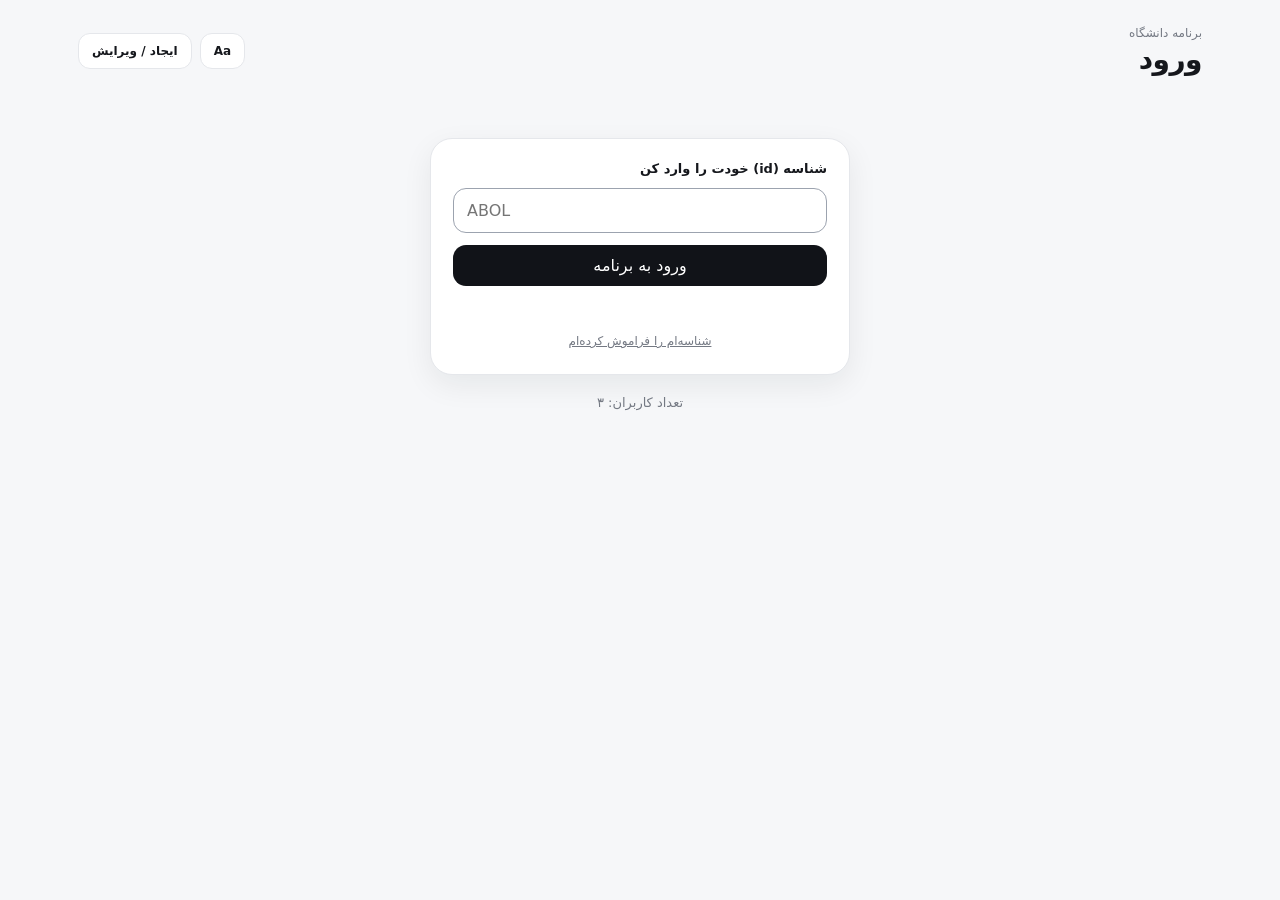
<file: index.html>
<!doctype html>
<html lang="fa" dir="rtl">
<head>
<meta charset="utf-8"><meta name="viewport" content="width=device-width,initial-scale=1">
<meta name="theme-color" content="#111318"><link rel="stylesheet" href="styles.css"><link rel="icon" href="icon.svg"><script src="fonts.js"></script>
<title>برنامه دانشگاه</title>
</head>
<body>
<div class="app-shell">
<header class="topbar">
  <div><div class="eyebrow">برنامه دانشگاه</div><h1>ورود</h1></div>
  <div class="top-actions"><div data-font-picker></div><a class="text-link" href="editor.html">ایجاد / ویرایش</a></div>
</header>
<main class="main">
  <form id="loginForm" class="login-card" autocomplete="off">
    <label for="uid">شناسه (id) خودت را وارد کن</label>
    <input id="uid" class="input" dir="ltr" placeholder="ABOL" autocapitalize="none" autocorrect="off" spellcheck="false" required>
    <button class="primary" type="submit">ورود به برنامه</button>
    <div id="msg" class="login-msg" role="alert"></div>
    <button type="button" id="forgotBtn" class="linklike" aria-expanded="false" aria-controls="forgot">شناسه‌ام را فراموش کرده‌ام</button>
  </form>

  <section id="forgot" class="login-card" hidden>
    <label for="part">هر بخشی از شناسه‌ات را که یادت هست بنویس</label>
    <input id="part" class="input" dir="ltr" placeholder="12345" autocapitalize="none" autocorrect="off" spellcheck="false">
    <div class="hint-line">حداقل ۳ حرف یا رقمِ پشت‌سرهم بنویس. شناسه‌هایی که این بخش را دارند (یا شبیه آن‌اند) نمایش داده می‌شوند.</div>
    <div id="matches" class="matches" aria-live="polite"></div>
  </section>

  <section id="all" class="login-card" hidden>
    <div id="allTitle" class="match-title"></div>
    <div id="allList" class="matches"></div>
  </section>

  <div id="count" class="user-count" hidden></div>
</main>
</div>
<script>
const form=document.getElementById("loginForm"),uid=document.getElementById("uid"),msg=document.getElementById("msg");
const forgotBtn=document.getElementById("forgotBtn"),forgot=document.getElementById("forgot"),part=document.getElementById("part"),matches=document.getElementById("matches");
const allBox=document.getElementById("all"),allTitle=document.getElementById("allTitle"),allList=document.getElementById("allList");
const ADMIN_ALL="@sign_all",MIN_PART=3,MAX_SHOW=10;
const say=t=>{msg.textContent=t};
const note=(box,t)=>{box.replaceChildren();const d=document.createElement("div");d.className="match-empty";d.textContent=t;box.appendChild(d)};
let usersPromise=null; /* فهرست کاربران یک بار خوانده می‌شود و برای شمارنده، ورود، فراموشی و فهرست مدیر استفاده می‌شود */
const loadUsers=()=>usersPromise||(usersPromise=fetch("users/index.json",{cache:"no-cache"}).then(r=>{if(!r.ok)throw new Error();return r.json()}).catch(e=>{usersPromise=null;throw e}));
const getUsers=async()=>{
  if(location.protocol==="file:")throw new Error("file");
  return ((await loadUsers()).users||[]).filter(u=>u&&u.username);
};
const failText=e=>e&&e.message==="file"?"سایت باید از طریق سرور باز شود (GitHub Pages یا python -m http.server).":"خواندن فهرست کاربران ناموفق بود.";

/* طولانی‌ترین بخشِ پشت‌سرهمِ مشترک بین دو متن */
function lcs(a,b){
  let best=0,prev=new Array(b.length+1).fill(0);
  for(let i=1;i<=a.length;i++){
    const cur=new Array(b.length+1).fill(0);
    for(let j=1;j<=b.length;j++)if(a[i-1]===b[j-1]){cur[j]=prev[j-1]+1;if(cur[j]>best)best=cur[j];}
    prev=cur;
  }
  return best;
}
function matchLink(u,showName){
  const a=document.createElement("a");
  a.className="match";a.href="schedule.html?user="+encodeURIComponent(u.username);
  const id=document.createElement("b");id.dir="ltr";id.textContent=u.username;a.appendChild(id);
  if(showName&&u.displayName&&u.displayName!==u.username){const n=document.createElement("span");n.textContent=u.displayName;a.appendChild(n);}
  return a;
}
function group(box,title,list,showName){
  if(!list.length)return;
  const t=document.createElement("div");t.className="match-group";t.textContent=title;box.appendChild(t);
  list.forEach(u=>box.appendChild(matchLink(u,showName)));
}

/* ---- ورود ---- */
async function showAll(){
  allBox.hidden=false;note(allList,"در حال خواندن…");allTitle.textContent="همه‌ی کاربران";
  try{
    const users=await getUsers();
    allTitle.textContent=`همه‌ی کاربران (${users.length.toLocaleString("fa-IR")})`;
    allList.replaceChildren();
    if(!users.length)note(allList,"کاربری ثبت نشده است.");
    users.forEach(u=>allList.appendChild(matchLink(u,true)));
  }catch(e){note(allList,failText(e));}
}
const isAdminAll=()=>uid.value.trim().toLowerCase()===ADMIN_ALL;
uid.addEventListener("input",()=>{if(isAdminAll())showAll();else allBox.hidden=true;});
form.addEventListener("submit",async e=>{
  e.preventDefault();
  const id=uid.value.trim().toLowerCase();
  if(!id)return;
  if(id===ADMIN_ALL){say("");showAll();return;}
  say("در حال بررسی…");
  try{
    const users=await getUsers();
    const u=users.find(x=>String(x.username).toLowerCase()===id);
    if(!u){say("کاربری با این شناسه پیدا نشد. اگر یادت رفته «شناسه‌ام را فراموش کرده‌ام» را بزن.");return;}
    location.href="schedule.html?user="+encodeURIComponent(u.username);
  }catch(e){say(failText(e));}
});

/* ---- فراموشی شناسه ---- */
forgotBtn.addEventListener("click",()=>{
  forgot.hidden=!forgot.hidden;
  forgotBtn.setAttribute("aria-expanded",String(!forgot.hidden));
  if(!forgot.hidden){part.focus();search();}
});
async function search(){
  const q=part.value.trim().toLowerCase();
  if(q.length<MIN_PART){note(matches,`حداقل ${MIN_PART.toLocaleString("fa-IR")} حرف یا رقم بنویس.`);return;}
  if(q===ADMIN_ALL){note(matches,"چیزی پیدا نشد.");return;}
  let users;
  try{users=await getUsers();}catch(e){note(matches,failText(e));return;}
  if(part.value.trim().toLowerCase()!==q)return; /* ورودی در این فاصله عوض شده */
  const exact=[],similar=[],need=Math.max(MIN_PART,Math.ceil(q.length*0.6));
  users.forEach(u=>{
    const n=String(u.username).toLowerCase();
    if(n.includes(q))exact.push(u);
    else{const s=lcs(q,n);if(s>=need)similar.push({u,s});}
  });
  similar.sort((a,b)=>b.s-a.s||String(a.u.username).localeCompare(String(b.u.username)));
  const ex=exact.slice(0,MAX_SHOW),sim=similar.slice(0,Math.max(0,MAX_SHOW-ex.length)).map(x=>x.u);
  matches.replaceChildren();
  if(!ex.length&&!sim.length){note(matches,"شناسه‌ای شبیه این پیدا نشد. بخش دیگری از شناسه را امتحان کن یا از مدیر بپرس.");return;}
  group(matches,"شامل این بخش",ex,false);
  group(matches,"شبیه",sim,false);
}
part.addEventListener("input",search);

async function showCount(){
  try{
    const n=(await getUsers()).length,box=document.getElementById("count");
    box.textContent=`تعداد کاربران: ${n.toLocaleString("fa-IR")}`;
    box.hidden=false;
  }catch{}
}
showCount();
uid.focus();
</script>
</body></html>
</file>
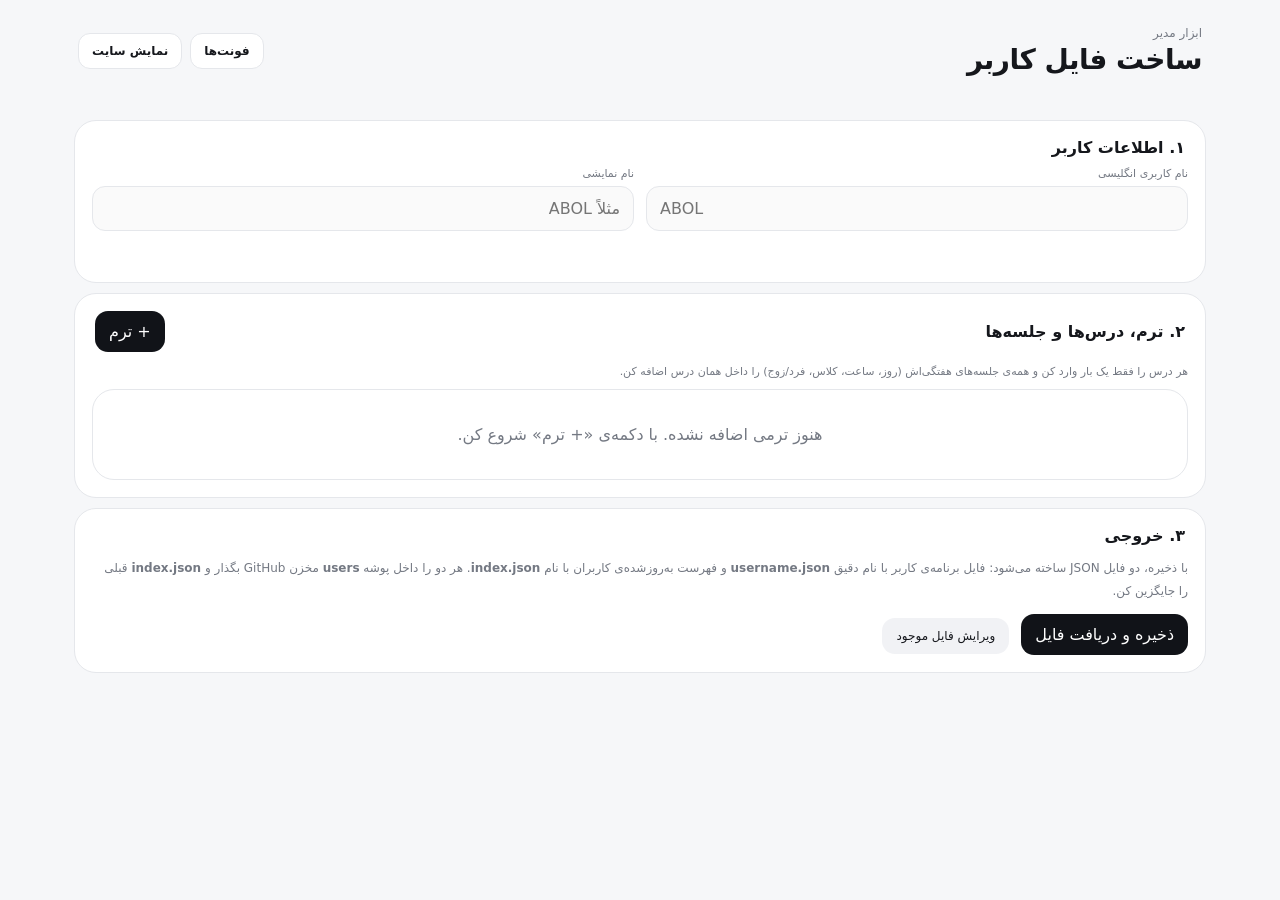
<file: editor.html>
<!doctype html>
<html lang="fa" dir="rtl">
<head>
<meta charset="utf-8"><meta name="viewport" content="width=device-width,initial-scale=1">
<meta name="theme-color" content="#111318"><link rel="stylesheet" href="styles.css"><link rel="icon" href="icon.svg"><script src="fonts.js"></script>
<title>ساخت فایل برنامه</title>
</head>
<body>
<div class="app-shell">
<header class="topbar">
  <div><div class="eyebrow">ابزار مدیر</div><h1>ساخت فایل کاربر</h1></div>
  <div class="top-actions"><a class="text-link" href="fonts.html">فونت‌ها</a><a class="text-link" href="index.html">نمایش سایت</a></div>
</header>
<main class="main">
<section class="setting-card">
  <div class="section-head" style="margin-top:0"><h2>۱. اطلاعات کاربر</h2></div>
  <div class="form-grid">
    <div class="field"><label>نام کاربری انگلیسی</label><input id="username" class="input" dir="ltr" value="" placeholder="ABOL" autocapitalize="none" autocorrect="off" spellcheck="false" pattern="[A-Za-z0-9_-]{3,}" minlength="3" required oninput="data.username=this.value;scheduleCheck()"><div id="uidMsg" class="uid-msg"></div></div>
    <div class="field"><label>نام نمایشی</label><input id="displayName" class="input" value="" placeholder="مثلاً ABOL" oninput="data.displayName=this.value"></div>
  </div>
</section>
<section class="setting-card">
  <div class="section-head" style="margin-top:0"><h2>۲. ترم، درس‌ها و جلسه‌ها</h2><button class="primary" onclick="addTerm()">+ ترم</button></div>
  <p class="hint" style="margin:0 0 6px">هر درس را فقط یک بار وارد کن و همه‌ی جلسه‌های هفتگی‌اش (روز، ساعت، کلاس، فرد/زوج) را داخل همان درس اضافه کن.</p>
  <div id="terms"></div>
</section>
<section class="setting-card">
  <div class="section-head" style="margin-top:0"><h2>۳. خروجی</h2></div>
  <p style="font-size:12px;color:var(--muted);line-height:1.9">با ذخیره، دو فایل JSON ساخته می‌شود: فایل برنامه‌ی کاربر با نام دقیق <b>username.json</b> و فهرست به‌روزشده‌ی کاربران با نام <b>index.json</b>. هر دو را داخل پوشه <b>users</b> مخزن GitHub بگذار و <b>index.json</b> قبلی را جایگزین کن.</p>
  <button class="primary" onclick="downloadUser()">ذخیره و دریافت فایل</button>
  <label class="file-label" style="margin-right:7px">ویرایش فایل موجود<input type="file" accept=".json,application/json" onchange="loadFile(event)"></label>
</section>
</main>
</div>
<script src="common.js"></script>
<script>
const newTerm=(id,name,number)=>({id,name,number:number||1,weekAnchor:{date:isoDate(new Date()),parity:""},courses:[]});
const newSession=()=>({id:newId("s"),day:"sat",start:"08:00",end:"10:00",room:"",weeks:"all"});
const newCourse=n=>({id:newId("k"),name:"",teacher:"",faculty:"",units:0,color:COLORS[n%COLORS.length],sessions:[newSession()]});
let data={version:2,username:"",displayName:"",activeTermId:"",terms:[]};

/* بررسی تکراری نبودن username (با فهرست users/index.json سایت) */
let loadedUsername=null,checkTimer=null,knownUsers=null;
const MIN_USERNAME=3; /* حداقل طول username؛ هماهنگ با حداقل جست‌وجوی «فراموشی شناسه» در index.html */
/* کاربرِ قدیمیِ باز‌شده با «ویرایش فایل موجود» از این محدودیت معاف است تا فایلش قابل ذخیره بماند */
const tooShort=n=>n.length<MIN_USERNAME&&!(loadedUsername&&n.toLowerCase()===loadedUsername);
let usersCache={t:0,list:null};
async function fetchUsers(){
 if(location.protocol==="file:")return null;
 if(usersCache.list&&Date.now()-usersCache.t<15000)return usersCache.list; /* درخواست تکراری هنگام تایپ نزن */
 try{
  const r=await fetch("users/index.json",{cache:"no-cache"});
  if(!r.ok)return null;
  const list=((await r.json()).users||[]).map(u=>String(u.username).toLowerCase());
  usersCache={t:Date.now(),list};
  return list;
 }catch{return null}
}
/* "free" | "taken" | "unknown" */
async function checkUsername(name){
 const n=name.trim().toLowerCase();
 if(!n)return "free";
 if(loadedUsername&&n===loadedUsername)return "free"; /* ویرایش همان فایل خودش */
 const list=await fetchUsers();
 if(!list)return "unknown";
 knownUsers=list;
 return list.includes(n)?"taken":"free";
}
function scheduleCheck(){
 clearTimeout(checkTimer);
 const box=document.getElementById("uidMsg");
 box.textContent="";box.className="uid-msg";
 checkTimer=setTimeout(async()=>{
  const v=document.getElementById("username").value;
  if(!v.trim()||!/^[A-Za-z0-9_-]+$/.test(v.trim()))return;
  if(tooShort(v.trim())){box.textContent=`username باید حداقل ${MIN_USERNAME} کاراکتر باشد.`;box.className="uid-msg bad";return;}
  const r=await checkUsername(v);
  if(document.getElementById("username").value!==v)return;
  if(r==="taken"){box.textContent="این username قبلاً استفاده شده؛ یک نام دیگر انتخاب کن.";box.className="uid-msg bad";}
  else if(r==="free"&&v.trim().toLowerCase()!==loadedUsername){box.textContent="✓ این username آزاد است.";box.className="uid-msg good";}
 },400);
}
function syncUserFields(){
 document.getElementById("username").value=data.username||"";
 document.getElementById("displayName").value=data.displayName||"";
}
function addTerm(){
 const next=Math.min(99,Math.max(0,...data.terms.map(t=>t.number||0))+1); /* شماره‌ی بعدی = بزرگ‌ترین شماره + ۱ */
 data.terms.push(newTerm("t_"+Date.now(),"ترم جدید",next));
 render();
}
function setTermNo(ti,val){
 const n=cleanTermNo(val);
 if(n===null){alert("شماره‌ی ترم باید یک عدد صحیح بین ۱ تا ۹۹ باشد.");render();return;}
 data.terms[ti].number=n;render();
}
function setAnchor(ti,key,val){data.terms[ti].weekAnchor[key]=val;render();}
/* ---------- تقویم شمسی برای تاریخ مبنا ---------- */
let calState=null; /* {ti,y,m} */
function toggleCal(ti){
  if(calState&&calState.ti===ti){calState=null;}
  else{const j=isoToJalali(data.terms[ti].weekAnchor.date)||toJalali(...(d=>[d.getFullYear(),d.getMonth()+1,d.getDate()])(new Date()));calState={ti,y:j.y,m:j.m};}
  render();
}
function calNav(delta){let m=calState.m+delta,y=calState.y;if(m>12){m=1;y++;}if(m<1){m=12;y--;}calState.y=y;calState.m=m;render();}
function calPick(d){const t=data.terms[calState.ti];t.weekAnchor.date=jalaliToISO(calState.y,calState.m,d);calState=null;render();}
function calHTML(ti,iso){
  const sel=isoToJalali(iso),n=new Date(),td=toJalali(n.getFullYear(),n.getMonth()+1,n.getDate());
  const {y,m}=calState,len=jalaliMonthLen(y,m),off=jalaliWeekday(y,m,1);
  const head=["ش","ی","د","س","چ","پ","ج"].map((x,i)=>`<span class="jh ${i===6?"fri":""}">${x}</span>`).join("");
  let cells="";for(let i=0;i<off;i++)cells+="<span></span>";
  for(let d=1;d<=len;d++){
    const fri=(off+d-1)%7===6,isSel=sel&&sel.y===y&&sel.m===m&&sel.d===d,isTd=td.y===y&&td.m===m&&td.d===d;
    cells+=`<button type="button" class="jd ${fri?"fri":""} ${isSel?"sel":""} ${isTd?"today":""}" onclick="calPick(${d})">${faNum(d)}</button>`;
  }
  return `<div class="jcal"><div class="jnav"><button type="button" onclick="calNav(-1)" aria-label="ماه قبل">‹</button><b>${JMONTHS[m-1]} ${faNum(y)}</b><button type="button" onclick="calNav(1)" aria-label="ماه بعد">›</button></div><div class="jgrid">${head}${cells}</div></div>`;
}
function addCourse(ti){const t=data.terms[ti];t.courses.push(newCourse(t.courses.length));render();}
function removeTerm(ti){
 const t=data.terms[ti];
 if(!confirm(`ترم «${t.name||"بدون نام"}» و ${t.courses.length} درس آن حذف شود؟`))return;
 data.terms.splice(ti,1);
 if(calState)calState=null;
 render();
}
function removeCourse(ti,ci){
 if(!confirm("این درس و همه‌ی جلسه‌هایش حذف شود؟"))return;
 data.terms[ti].courses.splice(ci,1);render();
}
function addSession(ti,ci){data.terms[ti].courses[ci].sessions.push(newSession());render();}
function removeSession(ti,ci,si){
 const c=data.terms[ti].courses[ci];
 if(c.sessions.length<=1){alert("هر درس باید حداقل یک جلسه داشته باشد.");return;}
 c.sessions.splice(si,1);render();
}

/* انتخاب ساعت ۲۴ ساعته (مثلاً ۷ عصر = ۱۹:۰۰)؛ مستقل از تنظیم ۱۲/۲۴ ساعته‌ی مرورگر */
function timeSel(ti,ci,si,key,val){
 const [h,m]=(norm(val)||"08:00").split(":");
 const hs=[];for(let x=DAY_START;x<=DAY_END;x++)hs.push(String(x).padStart(2,"0"));
 if(!hs.includes(h))hs.push(h);
 const ms=[];for(let x=0;x<60;x+=5)ms.push(String(x).padStart(2,"0"));
 if(!ms.includes(m))ms.push(m);
 const call=`setT(this,${ti},${ci},${si},'${key}')`;
 const opts=(arr,cur)=>arr.sort().map(x=>`<option ${x===cur?"selected":""}>${x}</option>`).join("");
 return `<div class="t24" dir="ltr"><select class="select th" aria-label="ساعت" onchange="${call}">${opts(hs,h)}</select><b>:</b><select class="select tm" aria-label="دقیقه" onchange="${call}">${opts(ms,m)}</select></div>`;
}
function setT(el,ti,ci,si,key){
 const w=el.parentNode;let h=w.querySelector(".th").value,m=w.querySelector(".tm").value;
 if(+h>=DAY_END)m="00"; /* بعد از ساعت پایانیِ برنامه دقیقه‌ای نیست */
 data.terms[ti].courses[ci].sessions[si][key]=h+":"+m;render();
}
function sessionHTML(ti,ci,si,s,isBad){
 const P=`data.terms[${ti}].courses[${ci}].sessions[${si}]`;
 return `<div class="session-row ${isBad?"clash":""}">
  <div class="field"><label>روز</label><select class="select" onchange="${P}.day=this.value;render()">${DAYS.map(d=>`<option value="${d.id}" ${s.day===d.id?"selected":""}>${d.name}</option>`).join("")}</select></div>
  <div class="field"><label>شروع (۲۴ ساعته)</label>${timeSel(ti,ci,si,"start",s.start)}</div>
  <div class="field"><label>پایان (۲۴ ساعته)</label>${timeSel(ti,ci,si,"end",s.end)}</div>
  <div class="field"><label>شماره کلاس</label><input class="input" value="${esc(s.room)}" oninput="${P}.room=this.value"></div>
  <div class="field"><label>هفته‌ها</label><select class="select" onchange="${P}.weeks=this.value;render()">${Object.keys(WEEK_LABELS).map(k=>`<option value="${k}" ${s.weeks===k?"selected":""}>${WEEK_LABELS[k]}</option>`).join("")}</select></div>
  <button class="danger-btn" title="حذف جلسه" onclick="removeSession(${ti},${ci},${si})">✕</button>
 </div>`;
}
function courseHTML(ti,ci,c,bad){
 const P=`data.terms[${ti}].courses[${ci}]`;
 const colors=COLORS.includes(c.color)?COLORS:[...COLORS,c.color];
 return `<div class="setting-card course-edit">
 <div class="form-grid">
  <div class="field full"><label>نام درس</label><input class="input" value="${esc(c.name)}" oninput="${P}.name=this.value"></div>
  <div class="field"><label>استاد</label><input class="input" value="${esc(c.teacher)}" oninput="${P}.teacher=this.value"></div>
  <div class="field"><label>دانشکده</label><input class="input" value="${esc(c.faculty)}" oninput="${P}.faculty=this.value"></div>
  <div class="field"><label>واحد</label><input class="input" type="number" min="0" value="${Number(c.units)||0}" oninput="${P}.units=Number(this.value)||0"></div>
  <div class="field full"><label>رنگ</label><div class="swatches" role="radiogroup" aria-label="رنگ درس">${colors.map(x=>{const nm=COLOR_NAMES[x]||"رنگ فایل";return `<button type="button" role="radio" aria-checked="${c.color===x}" class="sw ${c.color===x?"on":""}" style="--c:${safeColor(x)}" title="${nm}" onclick="${P}.color='${safeColor(x)}';render()"><i></i><span>${nm}</span></button>`}).join("")}</div></div>
 </div>
 <div class="session-head"><strong>جلسه‌های هفتگی</strong><button class="secondary" onclick="addSession(${ti},${ci})">+ جلسه</button></div>
 ${c.sessions.map((s,si)=>sessionHTML(ti,ci,si,s,bad.has(s.id))).join("")}
 <div style="margin-top:12px"><button class="danger-btn" onclick="removeCourse(${ti},${ci})">حذف درس</button></div>
 </div>`;
}
function termHTML(t,ti,arr){
 const isActive=t===activeTermOf(arr),dup=arr.some((x,j)=>j!==ti&&x.number===t.number);
 const pairs=findClashes(t),bad=new Set(pairs.flatMap(([a,b])=>[a.s.id,b.s.id]));
 if(!t.weekAnchor)t.weekAnchor={date:isoDate(new Date()),parity:""};
 const a=t.weekAnchor,p=weekParity({weekAnchor:a},new Date());
 const rng=s=>`<span class="ltr">${norm(s.start)}–${norm(s.end)}</span>`; /* بازه‌ی ساعت همه‌جا چپ‌به‌راست (شروع سمت چپ) نمایش داده می‌شود */
 const warn=pairs.length?`<div class="warn-box"><strong>⚠ تداخل زمانی</strong>${pairs.map(([x,y])=>`<div>${esc(x.c.name||"بدون نام")} و ${esc(y.c.name||"بدون نام")} — ${dayName(x.s.day)} ${rng(x.s)} / ${rng(y.s)}</div>`).join("")}</div>`:"";
 return `
 <div class="term-card ${isActive?"active":""}">
  <div class="term-head"><input class="input" style="max-width:320px" value="${esc(t.name)}" oninput="data.terms[${ti}].name=this.value"><span class="badge">${t.courses.length} درس</span></div>
  <div class="field" style="margin:12px 0 0"><label>شماره‌ی ترم (۱ = ترم اول، ۲ = ترم دوم، …؛ ترمی که بزرگ‌ترین شماره را دارد، ترم فعال است)</label><input class="input" type="number" min="1" max="99" step="1" dir="ltr" style="max-width:120px" value="${t.number}" onchange="setTermNo(${ti},this.value)">${dup?'<div class="uid-msg bad">این شماره برای ترم دیگری هم استفاده شده؛ شماره‌ها باید یکتا باشند.</div>':""}</div>
  <div class="anchor-box">
   <div class="field"><label>تاریخ مبنا (یک روز از هفته‌ای که نوعش را می‌دانی؛ پیش‌فرض امروز)</label><button type="button" class="input jbtn" onclick="toggleCal(${ti})" aria-expanded="${calState&&calState.ti===ti}">${esc(jalaliLabel(a.date))}</button>${calState&&calState.ti===ti?calHTML(ti,a.date):""}</div>
   <div class="field"><label>آن هفته فرد است یا زوج؟</label><select class="select" onchange="setAnchor(${ti},'parity',this.value)"><option value="" ${!a.parity?"selected":""}>مشخص نیست</option><option value="odd" ${a.parity==="odd"?"selected":""}>هفته فرد</option><option value="even" ${a.parity==="even"?"selected":""}>هفته زوج</option></select></div>
   <div class="hint">${p?`با این تنظیم، هفته‌ی جاری «${WEEK_LABELS[p]}» است و سایت خودش هفته‌های بعد را از روی تاریخ حساب می‌کند.`:"برای فعال شدن فرد/زوج، تاریخ و نوع هفته را مشخص کن."}</div>
  </div>
  <div class="card-actions" style="flex-wrap:wrap"><button class="primary" onclick="addCourse(${ti})">+ درس</button><button class="danger-btn" onclick="removeTerm(${ti})">حذف ترم</button>${isActive?'<span class="badge ok" style="align-self:center">ترم فعال (بزرگ‌ترین شماره)</span>':""}</div>
  ${warn}
  <div style="margin-top:12px">${t.courses.map((c,ci)=>courseHTML(ti,ci,c,bad)).join("")||'<div class="empty"><span>هنوز درسی اضافه نشده.</span></div>'}</div>
 </div>`;
}
function render(){
 document.getElementById("terms").innerHTML=data.terms.map(termHTML).join("")||'<div class="empty"><span>هنوز ترمی اضافه نشده. با دکمه‌ی «+ ترم» شروع کن.</span></div>';
}

function buildOutput(username){
 return {
  version:2,username,
  displayName:document.getElementById("displayName").value.trim()||username,
  activeTermId:activeTermOf(data.terms).id,
  terms:data.terms.map(t=>({
   id:t.id,name:t.name,number:t.number,weekAnchor:cleanAnchor(t.weekAnchor),
   courses:t.courses.map(c=>({
    id:c.id,name:String(c.name).trim(),teacher:String(c.teacher).trim(),faculty:String(c.faculty).trim(),units:Number(c.units)||0,color:c.color,
    sessions:c.sessions.map(s=>({id:s.id,day:s.day,start:norm(s.start),end:norm(s.end),room:String(s.room||"").trim(),weeks:s.weeks||"all"}))
   }))
  })).sort((a,b)=>a.number-b.number) /* ترم‌ها به ترتیب شماره ذخیره می‌شوند */
 };
}
/* users/index.json به‌روز‌شده: ورودی کاربر (فقط username و file، بدون displayName) اضافه یا جایگزین می‌شود؛ بقیه‌ی ورودی‌ها دست‌نخورده می‌مانند */
async function buildIndex(username){
 let idx={version:1,users:[]};
 if(location.protocol!=="file:"){
  try{const r=await fetch("users/index.json",{cache:"no-cache"});if(r.ok){const j=await r.json();if(j&&Array.isArray(j.users))idx={version:j.version||1,users:j.users};}}catch{}
 }
 const key=username.toLowerCase(),i=idx.users.findIndex(u=>String(u.username).toLowerCase()===key);
 const entry={username,file:"users/"+username+".json"};
 if(i>=0)idx.users[i]=entry;else idx.users.push(entry);
 return idx;
}
function saveBlob(obj,name){
 const blob=new Blob([JSON.stringify(obj,null,2)],{type:"application/json;charset=utf-8"});
 const a=document.createElement("a");a.href=URL.createObjectURL(blob);a.download=name;a.click();setTimeout(()=>URL.revokeObjectURL(a.href),1000);
}
async function downloadUser(){
 const username=document.getElementById("username").value.trim();
 if(!/^[A-Za-z0-9_-]+$/.test(username)){alert("نام کاربری فقط انگلیسی، عدد، _ یا - باشد.");return;}
 if(tooShort(username)){alert(`username باید حداقل ${MIN_USERNAME} کاراکتر باشد.`);return;}
 const st=await checkUsername(username);
 if(st==="taken"){alert(`username «${username}» قبلاً استفاده شده است.\nبرای فایل جدید یک username دیگر انتخاب کن (یا اگر قصد ویرایش همان کاربر را داری، ابتدا فایلش را با «ویرایش فایل موجود» باز کن).`);return;}
 if(st==="unknown"&&!confirm("بررسی تکراری نبودن username ممکن نشد (سایت از طریق سرور باز نشده یا users/index.json در دسترس نیست).\nمطمئنی که این username قبلاً استفاده نشده؟"))return;
 const problems=[];
 if(!data.terms.length)problems.push("هنوز هیچ ترمی اضافه نکرده‌ای.");
 const nos=data.terms.map(t=>t.number);
 if(nos.some(n=>cleanTermNo(n)===null)||new Set(nos).size!==nos.length)problems.push("شماره‌ی ترم‌ها باید عدد ۱ تا ۹۹ و یکتا باشند (هر ترم یک شماره‌ی متفاوت).");
 data.terms.forEach(t=>{
  let needAnchor=false;
  t.courses.forEach(c=>{
   if(!String(c.name).trim())problems.push(`«${t.name}»: یک درس بدون نام وجود دارد.`);
   c.sessions.forEach(s=>{
    if(!norm(s.start)||!norm(s.end)||mins(s.end)<=mins(s.start))problems.push(`«${c.name||"بدون نام"}»: ساعت شروع و پایان یک جلسه معتبر نیست.`);
    else if(mins(s.start)<DAY_START*60||mins(s.end)>DAY_END*60)problems.push(`«${c.name||"بدون نام"}»: ساعت جلسه باید بین ${String(DAY_START).padStart(2,"0")}:00 و ${DAY_END}:00 باشد.`);
    if(s.weeks&&s.weeks!=="all")needAnchor=true;
   });
  });
  if(needAnchor&&!cleanAnchor(t.weekAnchor))problems.push(`«${t.name}»: جلسه‌ی فرد/زوج داری ولی تاریخ و نوع هفته‌ی مبنا را تنظیم نکرده‌ای.`);
 });
 if(problems.length){alert("قبل از ذخیره این موارد را اصلاح کن:\n\n"+problems.join("\n"));return;}
 const out=buildOutput(username);
 const idx=await buildIndex(username);
 saveBlob(out,username+".json");
 setTimeout(()=>saveBlob(idx,"index.json"),400);
 alert("دو فایل ساخته شد:\n• "+username+".json\n• index.json (فهرست به‌روزشده‌ی کاربران)\nهر دو را داخل پوشه‌ی users در GitHub قرار بده (index.json قبلی را جایگزین کن). اگر مرورگر پرسید، دانلود چند فایل را اجازه بده.");
}
function loadFile(e){
 const input=e.target,file=input.files?.[0];
 if(!file)return;
 const r=new FileReader();
 r.onload=()=>{
  try{
   const x=JSON.parse(r.result);
   if(typeof x.username!=="string"||!x.username||!Array.isArray(x.terms))throw 0;
   const old=x.version!==2||x.terms.some(t=>!Array.isArray(t.courses));
   const d=migrate(x);
   if(!d.terms.length){d.terms.push(newTerm("t1","ترم جدید"));d.activeTermId="t1";}
   d.terms.forEach(t=>{if(!t.weekAnchor)t.weekAnchor={date:isoDate(new Date()),parity:""};});
   data=d;loadedUsername=String(d.username).toLowerCase();syncUserFields();render();scheduleCheck();
   if(old)alert("این فایل با ساختار قدیمی بود و به ساختار جدید (هر درس یک بار با چند جلسه) تبدیل شد. بعد از بررسی دوباره ذخیره کن.");
  }catch{alert("فایل برنامه معتبر نیست.")}
 };
 r.readAsText(file);
 input.value="";
}
syncUserFields();
render();
</script>
</body></html>
</file>
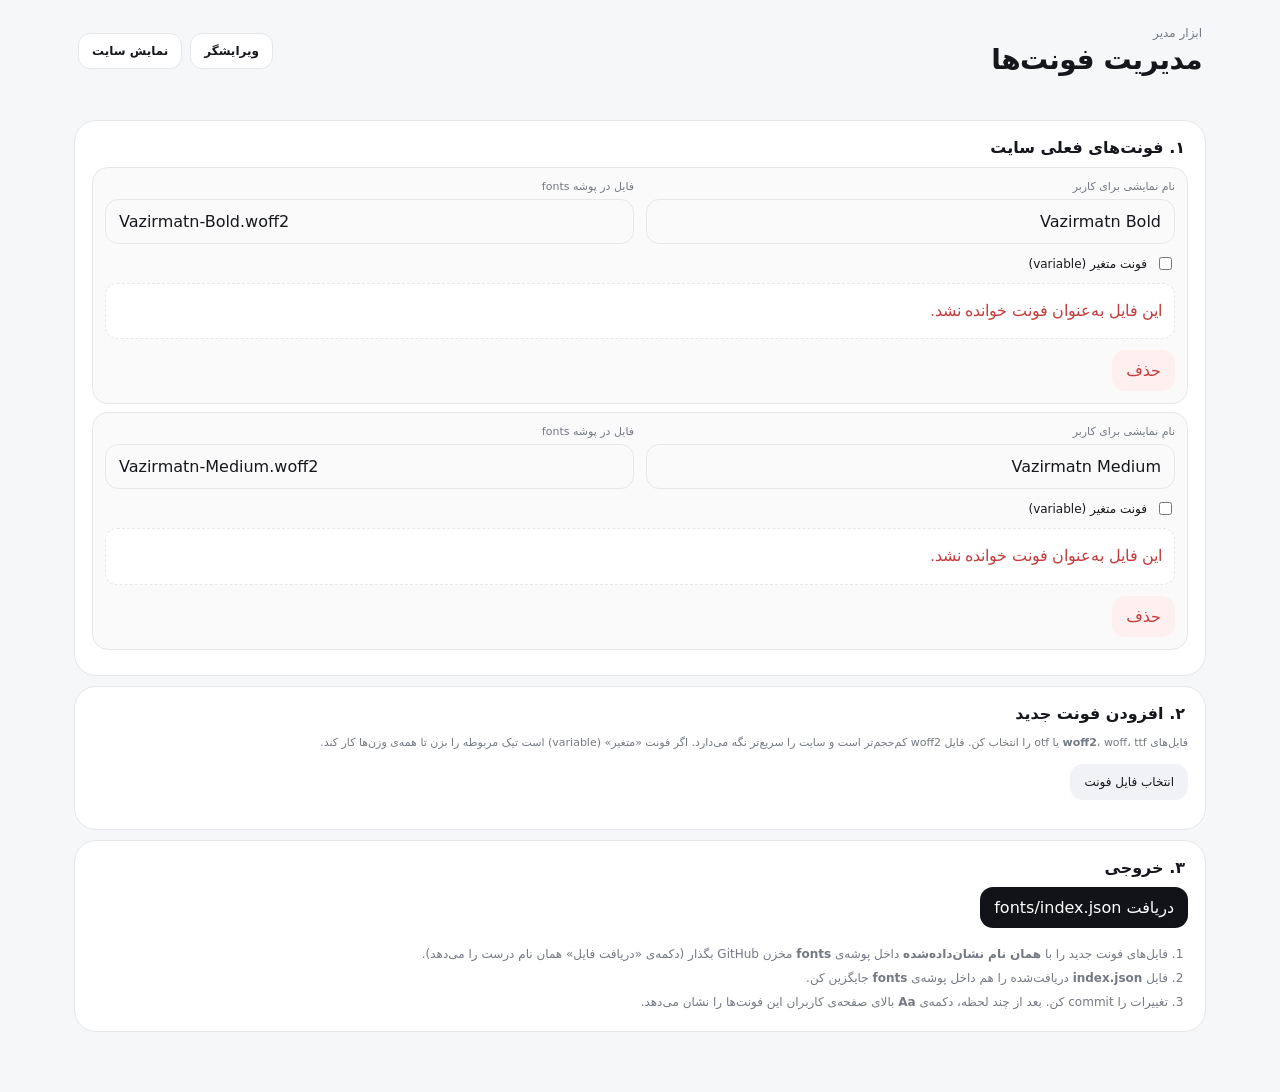
<file: fonts.html>
<!doctype html>
<html lang="fa" dir="rtl">
<head>
<meta charset="utf-8"><meta name="viewport" content="width=device-width,initial-scale=1">
<meta name="theme-color" content="#111318"><link rel="stylesheet" href="styles.css"><link rel="icon" href="icon.svg">
<script src="fonts.js"></script>
<title>مدیریت فونت‌ها</title>
</head>
<body>
<div class="app-shell">
<header class="topbar">
  <div><div class="eyebrow">ابزار مدیر</div><h1>مدیریت فونت‌ها</h1></div>
  <div class="top-actions"><a class="text-link" href="editor.html">ویرایشگر</a><a class="text-link" href="index.html">نمایش سایت</a></div>
</header>
<main class="main">
<section class="setting-card">
  <div class="section-head" style="margin-top:0"><h2>۱. فونت‌های فعلی سایت</h2></div>
  <div id="current"></div>
</section>
<section class="setting-card">
  <div class="section-head" style="margin-top:0"><h2>۲. افزودن فونت جدید</h2></div>
  <p class="hint" style="margin:0 0 10px">فایل‌های <b>woff2</b>، woff، ttf یا otf را انتخاب کن. فایل woff2 کم‌حجم‌تر است و سایت را سریع‌تر نگه می‌دارد. اگر فونت «متغیر» (variable) است تیک مربوطه را بزن تا همه‌ی وزن‌ها کار کند.</p>
  <label class="file-label">انتخاب فایل فونت<input id="pick" type="file" multiple accept=".woff2,.woff,.ttf,.otf,font/woff2,font/woff,font/ttf,font/otf"></label>
  <div id="added" style="margin-top:12px"></div>
</section>
<section class="setting-card">
  <div class="section-head" style="margin-top:0"><h2>۳. خروجی</h2></div>
  <button class="primary" onclick="downloadIndex()">دریافت fonts/index.json</button>
  <ol class="steps">
    <li>فایل‌های فونت جدید را با <b>همان نام نشان‌داده‌شده</b> داخل پوشه‌ی <b>fonts</b> مخزن GitHub بگذار (دکمه‌ی «دریافت فایل» همان نام درست را می‌دهد).</li>
    <li>فایل <b>index.json</b> دریافت‌شده را هم داخل پوشه‌ی <b>fonts</b> جایگزین کن.</li>
    <li>تغییرات را commit کن. بعد از چند لحظه، دکمه‌ی <b>Aa</b> بالای صفحه‌ی کاربران این فونت‌ها را نشان می‌دهد.</li>
  </ol>
</section>
</main>
</div>
<script src="common.js"></script>
<script>
/* هر آیتم: {id,name,file,variable, _file?: File (فقط برای فونت‌های تازه), _safe?: نام امن فایل} */
let items=[];
const EXT=/\.(woff2|woff|ttf|otf)$/i;
const safeName=n=>{
  const ext=(n.match(EXT)||[""])[0].toLowerCase();
  const base=n.replace(EXT,"").replace(/[^A-Za-z0-9_-]+/g,"-").replace(/^-+|-+$/g,"")||"font";
  return base+ext;
};
const uniqueFile=(name,skip)=>{
  let f=name,n=1;const dot=name.lastIndexOf(".");
  while(items.some(x=>x!==skip&&x.file==="fonts/"+f)){f=name.slice(0,dot)+"-"+(++n)+name.slice(dot);}
  return f;
};
let gen=0,prevFaces=[]; /* هر بار رندر، خانواده‌ی پیش‌نمایش تازه می‌سازیم تا بعد از حذف/جابه‌جایی آیتم‌ها فونت اشتباه نمایش داده نشود */
function sample(i,x){return `<div class="font-sample" id="smp${i}" style="font-family:'Prev${gen}_${i}',sans-serif">نمونه متن فارسی ۱۲۳ — ۰۸:۰۰ تا ۱۹:۰۰ — ABC abc</div>`}
async function loadPreview(i,x,g){
  const el=()=>document.getElementById("smp"+i);
  try{
    const face=x._file?new FontFace(`Prev${g}_${i}`,await x._file.arrayBuffer()):new FontFace(`Prev${g}_${i}`,"url("+encodeURI(x.file)+")");
    await face.load();
    if(g!==gen)return; /* رندر جدیدتری انجام شده */
    document.fonts.add(face);prevFaces.push(face);
    if(el())el().classList.add("ok");
  }catch{if(g===gen&&el()){el().textContent="این فایل به‌عنوان فونت خوانده نشد.";el().classList.add("bad");}}
}
function row(x,i){
  const isNew=!!x._file;
  return `<div class="font-row">
   <div class="form-grid">
    <div class="field"><label>نام نمایشی برای کاربر</label><input class="input" value="${esc(x.name)}" oninput="items[${i}].name=this.value"></div>
    <div class="field"><label>فایل در پوشه fonts</label><input class="input" dir="ltr" readonly value="${esc(x.file.replace(/^fonts\//,""))}"></div>
   </div>
   <label class="chk"><input type="checkbox" ${x.variable?"checked":""} onchange="items[${i}].variable=this.checked"> فونت متغیر (variable)</label>
   ${sample(i,x)}
   <div class="card-actions">
    ${isNew?`<button class="secondary" onclick="saveFile(${i})">دریافت فایل با نام درست</button>`:""}
    <button class="danger-btn" onclick="removeItem(${i})">حذف</button>
   </div>
  </div>`;
}
function render(){
  prevFaces.forEach(f=>document.fonts.delete(f));prevFaces=[];gen++;
  const cur=items.filter(x=>!x._file),add=items.filter(x=>x._file);
  const idx=x=>items.indexOf(x);
  document.getElementById("current").innerHTML=cur.length?cur.map(x=>row(x,idx(x))).join(""):'<div class="empty"><span>هنوز فونتی ثبت نشده است.</span></div>';
  document.getElementById("added").innerHTML=add.map(x=>row(x,idx(x))).join("");
  const g=gen;items.forEach((x,i)=>loadPreview(i,x,g));
}
function removeItem(i){
  if(!confirm("این فونت از فهرست حذف شود؟ (فایل داخل GitHub را هم خودت پاک کن.)"))return;
  items.splice(i,1);render();
}
function saveFile(i){
  const x=items[i],a=document.createElement("a");
  a.href=URL.createObjectURL(x._file);a.download=x.file.replace(/^fonts\//,"");a.click();
  setTimeout(()=>URL.revokeObjectURL(a.href),1000);
}
document.getElementById("pick").addEventListener("change",e=>{
  const files=[...e.target.files];
  files.forEach(f=>{
    if(!EXT.test(f.name)){alert(`«${f.name}» فونت معتبر نیست (فقط woff2، woff، ttf، otf).`);return;}
    if(f.size>3*1024*1024&&!confirm(`«${f.name}» حجم زیادی دارد (${(f.size/1048576).toFixed(1)} مگابایت) و سایت را کند می‌کند. بهتر است نسخه woff2 را استفاده کنی. ادامه می‌دهی؟`))return;
    const x={id:"",name:f.name.replace(EXT,"").replace(/[-_]+/g," "),file:"",variable:/variable|\[wght\]/i.test(f.name),_file:f};
    x.file="fonts/"+uniqueFile(safeName(f.name),x);
    items.push(x);
  });
  e.target.value="";render();
});
function downloadIndex(){
  const names=new Set();
  for(const x of items){
    if(!String(x.name).trim()){alert("برای همه‌ی فونت‌ها یک نام نمایشی بنویس.");return;}
    if(names.has(x.name.trim())){alert(`نام «${x.name}» تکراری است.`);return;}
    names.add(x.name.trim());
  }
  const out={version:1,fonts:items.map(x=>({id:x.file.replace(/^fonts\//,"").replace(EXT,"").toLowerCase(),name:x.name.trim(),file:x.file,variable:!!x.variable}))};
  const a=document.createElement("a");
  a.href=URL.createObjectURL(new Blob([JSON.stringify(out,null,2)+"\n"],{type:"application/json;charset=utf-8"}));
  a.download="index.json";a.click();setTimeout(()=>URL.revokeObjectURL(a.href),1000);
  const newOnes=items.filter(x=>x._file).length;
  alert("فایل index.json ساخته شد."+(newOnes?`\nیادت نرود ${newOnes} فایل فونت جدید را هم داخل پوشه fonts بگذاری.`:""));
}
async function init(){
  if(location.protocol==="file:"){document.getElementById("current").innerHTML='<div class="empty"><span>برای دیدن فونت‌های فعلی، صفحه را از طریق سرور باز کن. (افزودن فونت جدید بدون سرور هم کار می‌کند.)</span></div>';return;}
  try{
    const r=await fetch("fonts/index.json",{cache:"no-cache"});
    if(!r.ok)throw 0;
    items=((await r.json()).fonts||[]).filter(f=>f&&f.file&&f.name).map(f=>({id:f.id||"",name:f.name,file:f.file,variable:!!f.variable}));
  }catch{items=[];}
  render();
}
render();init();
</script>
</body></html>
</file>
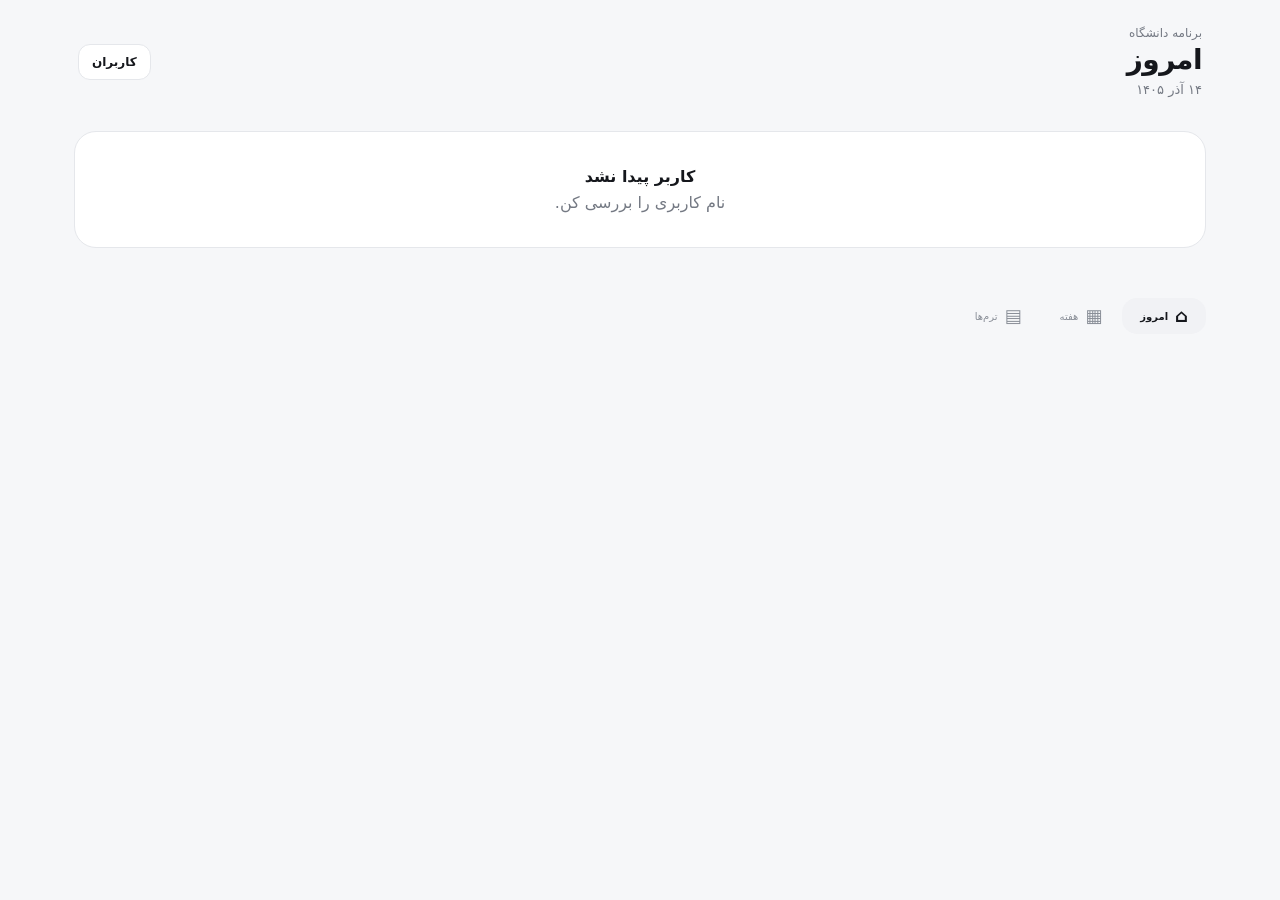
<file: schedule.html>
<!doctype html>
<html lang="fa" dir="rtl">
<head>
<meta charset="utf-8"><meta name="viewport" content="width=device-width,initial-scale=1">
<meta name="theme-color" content="#111318"><link rel="stylesheet" href="styles.css"><link rel="icon" href="icon.svg">
<title>برنامه</title>
</head>
<body>
<div class="app-shell">
<header class="topbar">
  <div>
    <div class="eyebrow" id="userLabel">برنامه دانشگاه</div>
    <h1 id="pageTitle">امروز</h1>
    <div class="dateline" id="dateLine"></div>
  </div>
  <a class="text-link" href="index.html">کاربران</a>
</header>
<main id="app" class="main"></main>
<nav class="bottom-nav">
<button class="nav-item active" data-view="today"><span class="nav-icon">⌂</span><span>امروز</span></button>
<button class="nav-item" data-view="week"><span class="nav-icon">▦</span><span>هفته</span></button>
<button class="nav-item" data-view="terms"><span class="nav-icon">▤</span><span>ترم‌ها</span></button>
</nav>
</div>
<script src="common.js"></script>
<script>
const HOUR_PX=72;
let state=null,currentView="today",weekView=null,clash=new Set(),lastKey="";
const username=new URLSearchParams(location.search).get("user");
let viewTermId=null;
const latestTerm=()=>state&&(state.terms.find(t=>t.id===state.activeTermId)||state.terms[state.terms.length-1]); /* ترم فعال = بزرگ‌ترین شماره (در migrate تعیین می‌شود) */
const active=()=>state&&(state.terms.find(t=>t.id===viewTermId)||latestTerm());
const addDays=(d,n)=>new Date(d.getFullYear(),d.getMonth(),d.getDate()+n);
const nowMinutes=d=>d.getHours()*60+d.getMinutes();
const place=(c,s)=>[c.faculty,s.room].filter(Boolean).join(" · ");
const placeLong=(c,s)=>[c.faculty,s.room?"کلاس "+s.room:""].filter(Boolean).join(" · ");
const fmtDur=m=>m<60?`${m} دقیقه`:`${Math.floor(m/60)} ساعت${m%60?` و ${m%60} دقیقه`:""}`;
const clashSet=t=>{const s=new Set();findClashes(t).forEach(([a,b])=>{s.add(a.s.id);s.add(b.s.id);});return s;};

/* کلاس‌های یک روز هفته، با فیلتر نوع هفته (p = odd | even | null) */
function listDay(dayId,p){
  const t=active(),out=[];
  if(!t)return out;
  t.courses.forEach(c=>c.sessions.forEach(s=>{if(s.day===dayId&&sessionOn(s,p))out.push({c,s});}));
  return out.sort((a,b)=>mins(a.s.start)-mins(b.s.start));
}
/* کلاس‌های یک تاریخ مشخص (نوع هفته‌ی همان تاریخ حساب می‌شود) */
function occurrencesOn(date){
  const t=active();
  if(!t)return [];
  return listDay(DAYS[dayIndex(date)].id,weekParity(t,date)).map(o=>({...o,date,offset:0}));
}
function nextAfterToday(now){
  for(let n=1;n<=21;n++){
    const d=addDays(now,n),occ=occurrencesOn(d);
    if(occ.length)return {...occ[0],date:d,offset:n};
  }
  return null;
}
const dayWhen=o=>o.offset===1?"فردا · "+dayName(o.s.day):o.offset>1?`${dayName(o.s.day)} · ${o.offset} روز دیگر`:"";
const card=(o,opt={})=>{
  const {c,s}=o,loc=place(c,s),when=opt.day?dayWhen(o):"";
  return `<article class="class-card" style="--card-color:${safeColor(c.color)}"><div class="class-top"><div class="class-name">${esc(c.name)}</div><div class="class-time">${norm(s.start)} — ${norm(s.end)}</div></div><div class="class-meta">${when?`<span class="pill">📅 ${esc(when)}</span>`:""}${loc?`<span class="pill location">📍 ${esc(loc)}</span>`:""}${c.teacher?`<span class="pill">استاد: ${esc(c.teacher)}</span>`:""}${c.units?`<span class="pill">${esc(c.units)} واحد</span>`:""}${s.weeks!=="all"?`<span class="pill week-${s.weeks}">${WEEK_LABELS[s.weeks]}</span>`:""}${clash.has(s.id)?`<span class="pill warn">⚠ تداخل زمانی</span>`:""}</div></article>`;
};

/* ---------- امروز ---------- */
function heroHTML(o,nm,todayHad){
  const {c,s}=o,isNow=o.offset===0&&mins(s.start)<=nm;
  const label=isNow?"در حال برگزاری":o.offset===0?"کلاس بعدی امروز":(todayHad?"کلاس‌های امروز تمام شد · کلاس بعدی":"امروز کلاس نداری · کلاس بعدی");
  const sub=isNow?`${fmtDur(mins(s.end)-nm)} تا پایان کلاس`:o.offset===0?`${fmtDur(mins(s.start)-nm)} تا شروع`:(o.offset===1?"فردا":`${o.offset} روز دیگر`);
  const meta=[];
  if(o.offset>0)meta.push(dayName(s.day),faDate(o.date,{day:"numeric",month:"long"}));
  if(c.teacher)meta.push(c.teacher);
  return `<section class="hero${isNow?" live":""}"><div class="label">${isNow?'<span class="live-dot"></span>':""}${label}</div><h2>${esc(c.name)}</h2>${meta.length?`<div class="meta">${meta.map(esc).join(" · ")}</div>`:""}<div class="hero-time">${norm(s.start)} — ${norm(s.end)}</div><div class="hero-sub">${sub}</div>${placeLong(c,s)?`<div class="hero-location">📍 ${esc(placeLong(c,s))}</div>`:""}${s.weeks!=="all"?`<div class="hero-sub">${WEEK_LABELS[s.weeks]}</div>`:""}${clash.has(s.id)?`<div class="hero-sub">⚠ تداخل زمانی دارد</div>`:""}</section>`;
}
function renderToday(){
  const t=active();
  if(!t||!t.courses.length)return `<section class="hero"><div class="label">برنامه</div><h2>کلاسی ثبت نشده</h2></section>`;
  const now=new Date(),nm=nowMinutes(now);
  const all=occurrencesOn(now),rem=all.filter(o=>mins(o.s.end)>nm),fut=nextAfterToday(now);
  let hero=null,second=null,rest=[];
  if(rem.length){hero=rem[0];second=rem[1]||fut;rest=rem.slice(2);}
  else hero=fut;
  if(!hero)return `<section class="hero"><div class="label">برنامه</div><h2>کلاسی در پیش نیست</h2></section>`;
  let html=heroHTML(hero,nm,all.length>0);
  if(second)html+=`<div class="section-head"><h2>کلاس بعدی</h2></div>`+card(second,{day:true});
  if(rest.length)html+=`<div class="section-head"><h2>بقیه امروز</h2><span>${rest.length} کلاس</span></div>`+rest.map(o=>card(o)).join("");
  return html;
}

/* ---------- هفته ---------- */
/* کلاس‌های هم‌پوشان کنار هم قرار می‌گیرند */
function layout(items){
  const out=[];let cluster=[],end=0;
  const flush=()=>{
    const lanes=[],start=out.length;
    cluster.forEach(o=>{
      let l=lanes.findIndex(e=>e<=mins(o.s.start));
      if(l<0){l=lanes.length;lanes.push(0);}
      lanes[l]=mins(o.s.end);
      out.push({o,lane:l});
    });
    for(let i=start;i<out.length;i++)out[i].n=lanes.length;
    cluster=[];
  };
  items.forEach(o=>{
    if(cluster.length&&mins(o.s.start)>=end)flush();
    end=cluster.length?Math.max(end,mins(o.s.end)):mins(o.s.end);
    cluster.push(o);
  });
  if(cluster.length)flush();
  return out;
}
function renderWeekDesktop(p,showToday){
  const h0=DAY_START,h1=DAY_END;
  const hours=h1-h0,height=hours*HOUR_PX,tid=DAYS[dayIndex(new Date())].id;
  const heads=`<div class="week-head"></div>`+DAYS.map(d=>`<div class="week-head ${showToday&&d.id===tid?"today":""}">${d.name}</div>`).join("");
  const timeCol=`<div class="time-col">${Array.from({length:hours},(_,i)=>`<div class="time-cell">${String(h0+i).padStart(2,"0")}:00</div>`).join("")}</div>`;
  const cols=DAYS.map(d=>{
    const ev=layout(listDay(d.id,p)).map(({o,lane,n})=>{
      const {c,s}=o;
      const st=Math.max(mins(s.start),h0*60),en=Math.min(mins(s.end),h1*60);
      if(en<=st)return "";
      const top=(st-h0*60)*HOUR_PX/60;
      const h=Math.max(en-st,30)*HOUR_PX/60-2;
      return `<div class="week-event" style="top:${top}px;height:${h}px;right:calc(${lane*100/n}% + 3px);left:auto;width:calc(${100/n}% - 6px);background:${safeColor(c.color)}" title="${esc(c.name)}"><strong>${clash.has(s.id)?"⚠ ":""}${esc(c.name)}</strong><span class="ev-time">${norm(s.start)}–${norm(s.end)}</span>${s.room?`<span>${esc(s.room)}</span>`:""}${!p&&s.weeks!=="all"?`<span class="ev-wk">${s.weeks==="odd"?"فرد":"زوج"}</span>`:""}</div>`;
    }).join("");
    return `<div class="day-col" style="height:${height}px;min-height:${height}px">${ev}</div>`;
  }).join("");
  return `<div class="week-desktop week-wrap"><div class="week-grid">${heads}${timeCol}${cols}</div></div>`;
}
function renderWeekMobile(p,showToday){
  const tid=DAYS[dayIndex(new Date())].id;
  return `<div class="week-mobile">${DAYS.map(d=>{
    const cs=listDay(d.id,p);
    return `<section class="week-mobile-day"><div class="day-title"><strong>${d.name}</strong>${showToday&&d.id===tid?`<span>امروز</span>`:""}</div>${cs.length?cs.map(o=>card(o)).join(""):`<div class="empty"><span>کلاسی نیست</span></div>`}</section>`;
  }).join("")}</div>`;
}
function renderWeek(){
  const t=active();
  if(!t)return `<div class="empty">ترمی ثبت نشده.</div>`;
  const cur=weekParity(t,new Date()),mode=cur?(weekView||cur):"all";
  const p=mode==="all"?null:mode,showToday=!p||p===cur;
  const seg=cur?`<div class="seg">${["all","odd","even"].map(k=>`<button data-wk="${k}" class="${k===mode?"on":""}">${k==="all"?"کل هفته":WEEK_LABELS[k]}${k===cur?" · این هفته":""}</button>`).join("")}</div>`:"";
  return seg+renderWeekDesktop(p,showToday)+renderWeekMobile(p,showToday);
}

/* ---------- ترم‌ها ---------- */
function anchorText(t){
  const a=t.weekAnchor;
  if(!a)return "هفته‌ی فرد/زوج برای این ترم تنظیم نشده";
  return `هفته‌ی مبنا: ${faDate(new Date(parseISO(a.date)),{day:"numeric",month:"long",year:"numeric",timeZone:"UTC"})} — ${WEEK_LABELS[a.parity]}`;
}
function termDetails(t){
  if(!t.courses.length)return `<div class="empty"><span>درسی ثبت نشده.</span></div>`;
  return t.courses.map(c=>`<article class="class-card" style="--card-color:${safeColor(c.color)}"><div class="class-top"><div class="class-name">${esc(c.name)}</div>${c.units?`<span class="pill">${esc(c.units)} واحد</span>`:""}</div><div class="class-meta">${c.teacher?`<span class="pill">استاد: ${esc(c.teacher)}</span>`:""}${c.faculty?`<span class="pill">${esc(c.faculty)}</span>`:""}</div><ul class="sess-list">${c.sessions.map(s=>`<li><b>${dayName(s.day)}</b> <span class="ltr">${norm(s.start)}–${norm(s.end)}</span>${s.room?` · کلاس ${esc(s.room)}`:""}${s.weeks!=="all"?` · ${WEEK_LABELS[s.weeks]}`:""}</li>`).join("")}</ul></article>`).join("");
}
function renderTerms(){
  const ts=state.terms||[];
  if(!ts.length)return `<div class="empty">ترمی ثبت نشده.</div>`;
  const a=active(),last=latestTerm();
  const list=[...ts].reverse().map(t=>{
    const units=t.courses.reduce((n,c)=>n+(Number(c.units)||0),0);
    return `<button type="button" class="term-card pick ${t===a?"active":""}" data-term="${esc(t.id)}"><div class="term-head"><div class="term-title">${esc(t.name)}${t===last?' <span class="badge ok">ترم فعال</span>':""}</div><span class="badge">${t.courses.length} درس · ${units} واحد</span></div><div class="term-sub">ترم ${t.number.toLocaleString("fa-IR")} · ${esc(anchorText(t))}</div></button>`;
  }).join("");
  return list+`<div class="section-head"><h2>درس‌های «${esc(a.name)}»</h2><span>${a.courses.length} درس</span></div>`+termDetails(a);
}
function termBar(){
  const ts=state.terms||[];
  if(ts.length<2)return "";
  const a=active(),last=latestTerm();
  const chips=[...ts].reverse().map(t=>`<button type="button" data-term="${esc(t.id)}" class="${t===a?"on":""}">${esc(t.name)}${t===last?" · فعال":""}</button>`).join("");
  return `<div class="term-chips">${chips}</div>${a!==last?`<div class="term-note">در حال مشاهده‌ی ترم «${esc(a.name)}» هستی، نه ترم فعال. <button type="button" data-term="${esc(last.id)}">بازگشت به ترم فعال</button></div>`:""}`;
}

/* ---------- هدر و رندر ---------- */
function updateHeader(){
  const now=new Date(),t=active(),p=t?weekParity(t,now):null;
  document.getElementById("dateLine").innerHTML=`<span>${faDate(now,{day:"numeric",month:"long",year:"numeric"})}</span>${p?`<span class="week-badge ${p}">${WEEK_LABELS[p]}</span>`:""}`;
}
function render(){
  const now=new Date();
  lastKey=isoDate(now);
  updateHeader();
  if(!state)return;
  const t=active();
  clash=t?clashSet(t):new Set();
  document.querySelectorAll(".nav-item").forEach(x=>x.classList.toggle("active",x.dataset.view===currentView));
  document.getElementById("pageTitle").textContent={today:"امروز "+DAYS[dayIndex(now)].name,week:"هفته",terms:"ترم‌ها"}[currentView];
  const body=currentView==="today"?renderToday():currentView==="week"?renderWeek():renderTerms();
  document.getElementById("app").innerHTML=(currentView==="terms"?"":termBar())+body;
}
const fetchJson=url=>fetch(url+"?"+Date.now()).then(r=>{if(!r.ok)throw new Error("http");return r.json()});
const showError=(t,s)=>{document.getElementById("app").innerHTML=`<div class="empty"><strong>${t}</strong><span>${s}</span></div>`};
async function init(){
  updateHeader();
  if(location.protocol==="file:"){showError("سایت باید از طریق سرور باز شود","با دابل‌کلیک روی فایل کار نمی‌کند. از GitHub Pages یا یک سرور محلی (python -m http.server) استفاده کن.");return;}
  try{
    const idx=await fetchJson("users/index.json");
    const u=(idx.users||[]).find(x=>x.username===username);
    if(!u){showError("کاربر پیدا نشد","نام کاربری را بررسی کن.");return;}
    state=migrate(await fetchJson(u.file));
    document.getElementById("userLabel").textContent=state.displayName?`${state.displayName} · @${state.username}`:`@${state.username}`;
    document.title=state.displayName||state.username||"برنامه";
    render();
  }catch(e){showError("خواندن فایل برنامه ناموفق بود","مطمئن شو فایل کاربر داخل پوشه users وجود دارد و JSON معتبر است.");}
}
document.querySelectorAll(".nav-item").forEach(b=>b.onclick=()=>{currentView=b.dataset.view;render()});
document.getElementById("app").addEventListener("click",e=>{
  const b=e.target.closest("[data-wk]");
  if(b){weekView=b.dataset.wk;render();return;}
  const tb=e.target.closest("[data-term]");
  if(tb){viewTermId=tb.dataset.term;weekView=null;render();}
});
/* به‌روزرسانی خودکار: تغییر کلاس جاری/بعدی، عوض شدن روز و هفته */
setInterval(()=>{if(!state)return;if(isoDate(new Date())!==lastKey||currentView==="today")render();},30000);
document.addEventListener("visibilitychange",()=>{if(!document.hidden)render();});
init();
</script>
</body></html>
</file>
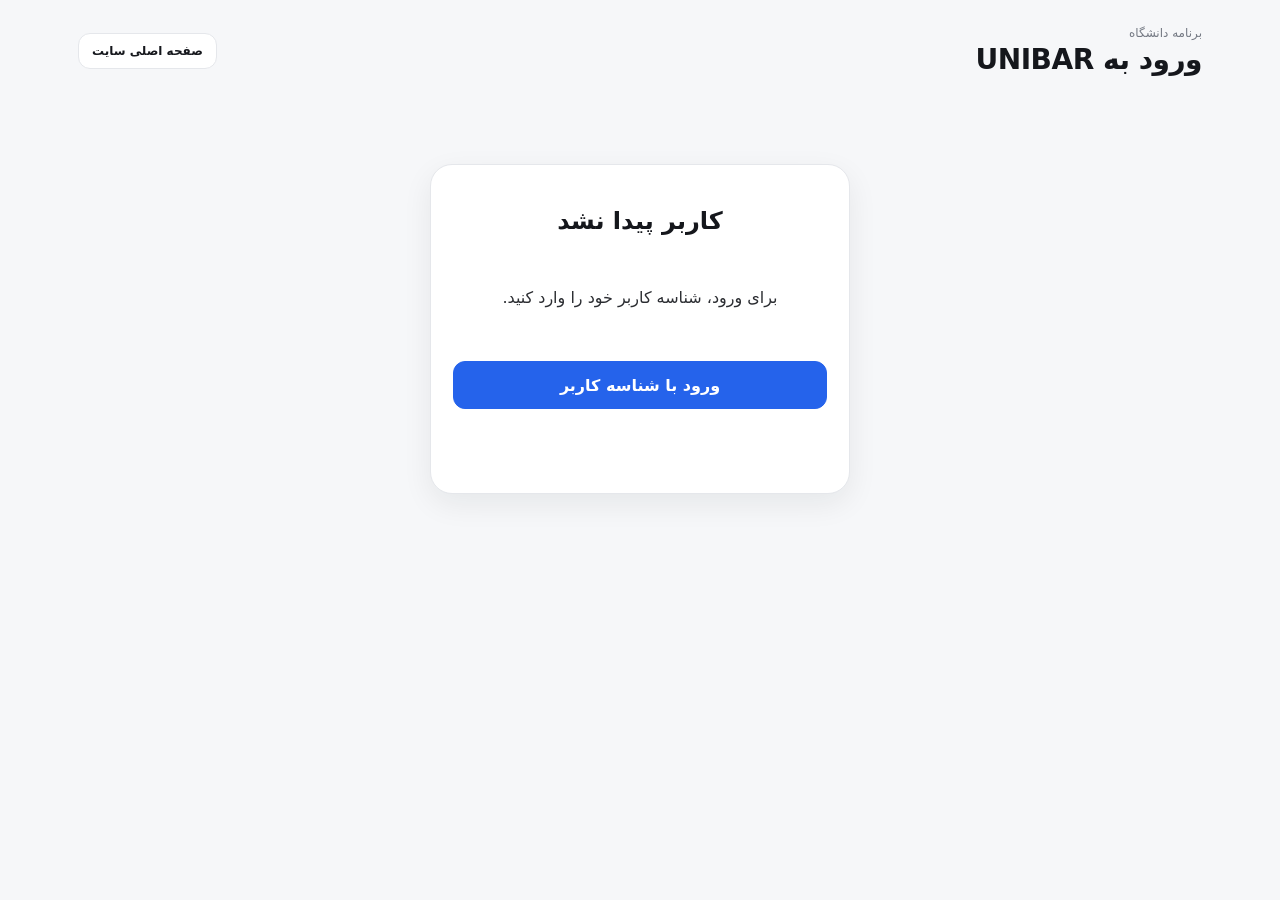
<file: telegram.html>
<!doctype html>
<html lang="fa" dir="rtl">
<head>
  <meta charset="utf-8">
  <meta name="viewport" content="width=device-width, initial-scale=1">
  <meta name="theme-color" content="#111318">
  <title>ورود تلگرام | UNIBAR</title>
  <link rel="stylesheet" href="styles.css">
  <link rel="icon" href="icon.svg">
  <script src="https://telegram.org/js/telegram-web-app.js"></script>
  <style>
    /* Hide the page until Telegram identity lookup finishes to prevent a flash. */
    .app-shell { visibility: hidden; }
    body.show-page .app-shell { visibility: visible; }
    .telegram-card {
      width: min(560px, calc(100% - 32px));
      box-sizing: border-box;
      margin: 6vh auto 0;
      text-align: center;
    }
    .telegram-card h2, .telegram-card > .telegram-note { text-align: center; }
    .telegram-note { line-height: 1.9; opacity: .9; }
    .telegram-actions { display: flex; justify-content: center; margin-top: 20px; }
    .telegram-actions[hidden], .telegram-form[hidden], [hidden] { display: none !important; }
    #showManualButton {
      display: inline-flex;
      align-items: center;
      justify-content: center;
      width: 100%;
      min-height: 48px;
      box-sizing: border-box;
      padding: 12px 18px;
      border: 1px solid #2563eb;
      border-radius: 12px;
      background: #2563eb;
      color: #fff;
      font: inherit;
      font-weight: 700;
      text-align: center;
      text-decoration: none;
      cursor: pointer;
      -webkit-appearance: none;
      appearance: none;
    }
    #showManualButton:focus-visible, .telegram-form button:focus-visible,
    .telegram-form input:focus-visible { outline: 3px solid #93c5fd; outline-offset: 2px; }
    .telegram-form { margin-top: 18px; display: grid; gap: 10px; text-align: right; }
    .telegram-form label { font-weight: 600; }
    .telegram-form input {
      width: 100%; min-height: 46px; box-sizing: border-box; padding: 12px 14px;
      border-radius: 10px; border: 1px solid var(--border, #777); font: inherit;
      direction: ltr; text-align: left;
    }
    .telegram-form button {
      min-height: 46px; padding: 10px 16px; border-radius: 10px;
      font: inherit; font-weight: 700; cursor: pointer;
    }
    .telegram-form button[type="submit"] { background: #2563eb; border: 1px solid #2563eb; color: #fff; }
    .telegram-status { margin-top: 10px; min-height: 1.5em; line-height: 1.8; text-align: center; }
    @media (max-width: 360px) {
      .telegram-card { width: calc(100% - 24px); margin-top: 4vh; }
      #showManualButton { padding-inline: 10px; }
    }
  </style>
</head>
<body>
  <div class="app-shell">
    <header class="topbar">
      <div>
        <div class="eyebrow">برنامه دانشگاه</div>
        <h1>ورود به UNIBAR</h1>
      </div>
      <div class="top-actions">
        <a class="text-link" href="./index.html">صفحه اصلی سایت</a>
      </div>
    </header>

    <main class="main">
      <section class="login-card telegram-card" aria-live="polite">
        <h2 id="statusTitle">در حال بررسی حساب…</h2>
        <p id="statusText" class="telegram-note">چند لحظه صبر کنید.</p>

        <div id="missingUserActions" class="telegram-actions" hidden>
          <button id="showManualButton" type="button">ورود با شناسه کاربر</button>
        </div>

        <form id="manualForm" class="telegram-form" hidden>
          <label for="studentUsername">شناسه کاربر در UNIBAR</label>
          <input id="studentUsername" name="user" type="text" placeholder="شناسه کاربر را وارد کنید" autocomplete="off" autocapitalize="none" spellcheck="false" required maxlength="80">
          <button type="submit">ورود</button>
        </form>

        <p id="formStatus" class="telegram-status" role="status" aria-live="polite"></p>
      </section>
    </main>
  </div>

  <script>
    // نگاشت شناسه عددی تلگرام به شناسه کاربر در UNIBAR.
    // این نگاشت داخل فایل عمومی است و به‌تنهایی احراز هویت امن محسوب نمی‌شود.
    const TELEGRAM_TO_UNIBAR_USER = {
      "595496154": "a",
      "920865997": "p"
    };

    const BASE = new URL("./", window.location.href);
    const titleEl = document.getElementById("statusTitle");
    const textEl = document.getElementById("statusText");
    const missingActions = document.getElementById("missingUserActions");
    const showManualButton = document.getElementById("showManualButton");
    const manualForm = document.getElementById("manualForm");
    const usernameInput = document.getElementById("studentUsername");
    const formStatus = document.getElementById("formStatus");

    function goToSchedule(username) {
      const cleanUsername = String(username || "").trim();
      if (!cleanUsername || cleanUsername.length > 80) return;
      const url = new URL("schedule.html", BASE);
      url.searchParams.set("user", cleanUsername);
      window.location.assign(url.href);
    }

    function showNotFound() {
      titleEl.textContent = "کاربر پیدا نشد";
      textEl.textContent = "برای ورود، شناسه کاربر خود را وارد کنید.";
      missingActions.hidden = false;
      document.body.classList.add("show-page");
    }

    const tg = window.Telegram && window.Telegram.WebApp;
    if (tg) tg.ready();

    const telegramId = tg && tg.initDataUnsafe && tg.initDataUnsafe.user
      ? String(tg.initDataUnsafe.user.id)
      : "";
    const ownUsername = TELEGRAM_TO_UNIBAR_USER[telegramId] || "";

    if (ownUsername) {
      // کاربر شناخته‌شده مستقیماً به برنامه منتقل می‌شود.
      goToSchedule(ownUsername);
    } else {
      showNotFound();
    }

    showManualButton.addEventListener("click", () => {
      missingActions.hidden = true;
      manualForm.hidden = false;
      formStatus.textContent = "";
      usernameInput.focus();
    });

    manualForm.addEventListener("submit", (event) => {
      event.preventDefault();
      const username = usernameInput.value.trim();
      if (!username || username.length > 80) {
        formStatus.textContent = "لطفاً یک شناسه کاربر معتبر وارد کنید.";
        return;
      }
      formStatus.textContent = "در حال باز کردن برنامه…";
      goToSchedule(username);
    });
  </script>
</body>
</html>
</file>
<file: styles.css>
:root{
  --bg:#f6f7f9;
  --surface:#ffffff;
  --surface-2:#f1f2f5;
  --text:#15171c;
  --muted:#747983;
  --line:#e5e7eb;
  --accent:#111318;
  --danger:#c53c3c;
  --success:#16845b;
  --shadow:0 10px 30px rgba(20,24,35,.07);
  --radius:22px;
  --nav-h:76px;
}
*{box-sizing:border-box}
html,body{margin:0;min-height:100%;background:var(--bg);color:var(--text);font-family:var(--font-user,Vazirmatn),"Segoe UI",Tahoma,"Noto Sans Arabic",system-ui,sans-serif}
body{padding-bottom:calc(var(--nav-h) + env(safe-area-inset-bottom))}
button,input,select{font:inherit}
button{cursor:pointer}
.app-shell{max-width:1180px;margin:0 auto}
.topbar{position:sticky;top:0;z-index:30;display:flex;justify-content:space-between;align-items:center;padding:22px 18px 16px;background:var(--bg)}
.topbar::after{content:"";position:absolute;left:0;right:0;top:100%;height:12px;background:linear-gradient(var(--bg),rgba(246,247,249,0));pointer-events:none}
.eyebrow{font-size:12px;color:var(--muted);margin-bottom:3px}
h1{font-size:28px;letter-spacing:-.5px;margin:0}
.main{padding:16px 14px 28px} /* ≥ ارتفاع محوشدگی نوار بالا (12px) تا کارت‌ها زیر آن نروند */
.hero{background:var(--accent);color:#fff;border-radius:28px;padding:22px;margin-bottom:16px;box-shadow:0 18px 45px rgba(15,17,21,.15)}
.hero .label{opacity:.65;font-size:13px}
.hero h2{font-size:25px;margin:7px 0 3px}
.hero .meta{opacity:.8;font-size:13px}
.hero-time{font-size:38px;font-weight:700;letter-spacing:-1px;margin:14px 0 2px;direction:ltr;text-align:right}
.hero-location{font-size:14px;opacity:.8}
.section-head{display:flex;align-items:center;justify-content:space-between;margin:22px 3px 10px}
.section-head h2{font-size:16px;margin:0}
.section-head span{font-size:12px;color:var(--muted)}
.empty{padding:35px 20px;text-align:center;background:var(--surface);border:1px solid var(--line);border-radius:var(--radius);color:var(--muted)}
.empty strong{display:block;color:var(--text);font-size:16px;margin-bottom:7px}
.day-title{display:flex;align-items:baseline;gap:8px;margin:0 3px 9px}
.day-title strong{font-size:18px}
.day-title span{font-size:12px;color:var(--muted)}
.class-card{position:relative;background:var(--surface);border:1px solid var(--line);border-radius:20px;padding:15px 15px 15px 17px;margin:8px 0;box-shadow:0 4px 18px rgba(20,24,35,.035);overflow:hidden}
.class-card::before{content:"";position:absolute;right:0;top:0;bottom:0;width:4px;background:var(--card-color,#111318)}
.class-top{display:flex;justify-content:space-between;gap:12px;align-items:flex-start}
.class-name{font-size:16px;font-weight:700;line-height:1.5}
.class-time{font-size:14px;font-weight:700;direction:ltr;white-space:nowrap}
.class-meta{display:flex;flex-wrap:wrap;gap:7px;margin-top:9px}
.pill{background:var(--surface-2);border-radius:999px;padding:5px 9px;font-size:11px;color:#5d626b}
.pill.location{color:var(--text)}
.pill.warn{background:#fff0f0;color:var(--danger);font-weight:700}
.card-actions{display:flex;gap:7px;margin-top:11px}
.pill.week-odd{background:#e8eefc;color:#2848b0;font-weight:700}
.pill.week-even{background:#e2f5ed;color:#0b7556;font-weight:700}

/* تاریخ، روز و نوع هفته (بالای صفحه) */
.dateline{display:flex;flex-wrap:wrap;align-items:center;gap:6px 12px;margin-top:6px;font-size:13px;color:var(--muted)}
.week-badge{border-radius:999px;padding:3px 10px;font-size:11px;font-weight:800;background:var(--surface-2);color:var(--text)}
.week-badge.odd{background:#e8eefc;color:#2848b0}
.week-badge.even{background:#e2f5ed;color:#0b7556}
.hero-sub{font-size:13px;opacity:.85;margin-top:6px}
.hero-location{margin-top:6px}
.hero.live{outline:2px solid rgba(61,220,151,.45)}
.live-dot{display:inline-block;width:8px;height:8px;border-radius:50%;background:#3ddc97;margin-left:7px;animation:pulse 1.6s infinite}
@keyframes pulse{50%{opacity:.3}}
.seg{display:inline-flex;gap:4px;background:var(--surface-2);border-radius:14px;padding:4px;margin:6px 3px 14px}
.seg button{border:0;background:transparent;border-radius:11px;padding:8px 14px;font-size:12px;color:var(--muted)}
.seg button.on{background:var(--surface);color:var(--text);font-weight:800;box-shadow:0 2px 8px rgba(20,24,35,.08)}
.term-chips{display:flex;gap:6px;overflow-x:auto;padding:2px 3px 10px;margin-bottom:4px;scrollbar-width:none}
.term-chips::-webkit-scrollbar{display:none}
.term-chips button{flex:0 0 auto;border:1px solid var(--line);background:var(--surface);color:var(--muted);border-radius:999px;padding:8px 14px;font-size:12px;white-space:nowrap}
.term-chips button.on{background:var(--accent);border-color:var(--accent);color:#fff;font-weight:700}
.term-note{background:#fff7e6;border:1px solid #f0d9a8;color:#7a5200;border-radius:14px;padding:10px 13px;margin:0 3px 12px;font-size:12px;line-height:1.9}
.term-note button{border:0;background:transparent;color:#7a5200;font-weight:800;text-decoration:underline;padding:0;font-size:12px}
button.term-card.pick{display:block;width:100%;text-align:right;color:inherit;font:inherit;cursor:pointer}
.badge.ok{background:var(--success)}
.sess-list{list-style:none;margin:10px 0 0;padding:0;display:grid;gap:5px;font-size:12px;color:#5d626b}
.sess-list b{color:var(--text)}
.ltr{direction:ltr;display:inline-block}
.term-sub{font-size:12px;color:var(--muted);margin-top:8px}

/* جدول هفتگی دسکتاپ */
.week-wrap{background:var(--surface);border:1px solid var(--line);border-radius:24px;overflow:auto;box-shadow:var(--shadow)}
.week-grid{min-width:980px;display:grid;grid-template-columns:72px repeat(7,1fr)}
.week-head{background:var(--surface-2);padding:13px 8px;text-align:center;font-size:12px;border-left:1px solid var(--line)}
.week-head.today{font-weight:800;color:#fff;background:var(--accent)}
.time-col{border-left:1px solid var(--line);background:#fafafa}
.time-cell{height:72px;border-bottom:1px solid var(--line);font-size:10px;color:var(--muted);padding:8px;text-align:center;direction:ltr}
.day-col{position:relative;overflow:hidden;border-left:1px solid var(--line);min-height:864px;background:linear-gradient(to bottom,transparent 71px,var(--line) 72px);background-size:100% 72px}
.week-event{position:absolute;border-radius:10px;padding:6px 8px;overflow:hidden;color:#fff;font-size:10px;line-height:1.45}
.week-event strong{display:block;font-size:11px}
.week-event span{display:block;opacity:.85}
.week-event .ev-time{direction:ltr;text-align:right}
.week-event .ev-wk{display:inline-block;background:rgba(255,255,255,.28);border-radius:6px;padding:1px 6px;margin-top:2px;font-weight:700}
.week-mobile-day{margin-bottom:18px}

.term-card,.setting-card{background:var(--surface);border:1px solid var(--line);border-radius:22px;padding:17px;margin:10px 0}
.term-card.active{border-color:#111318;box-shadow:var(--shadow)}
.term-head{display:flex;align-items:center;justify-content:space-between;gap:10px}
.term-head .input{min-width:0;flex:1}
.term-title{font-weight:800}
.badge{white-space:nowrap;flex:0 0 auto;font-size:10px;background:var(--accent);color:#fff;border-radius:999px;padding:5px 8px}
.primary,.secondary,.danger-btn{border:0;border-radius:13px;padding:11px 14px}
.primary{background:var(--accent);color:#fff}
.secondary{background:var(--surface-2);color:var(--text)}
.danger-btn{background:#fff0f0;color:var(--danger)}
.input,.select{width:100%;min-width:0;max-width:100%;border:1px solid var(--line);background:#fafafa;border-radius:13px;padding:12px 13px;outline:none;color:var(--text)}
.input:focus,.select:focus{border-color:#9ca3af;background:#fff}
.form-grid{display:grid;grid-template-columns:repeat(2,minmax(0,1fr));gap:12px}
.field{margin-bottom:12px}
.field label{display:block;font-size:11px;color:var(--muted);margin:0 0 6px 3px}
.field.full{grid-column:1/-1}

/* ادیتور: کارت کلاس و هشدار تداخل */
.course-edit{background:#fafafa;margin:10px 0;padding:14px}
.swatches{display:flex;flex-wrap:wrap;gap:6px}
.sw{display:inline-flex;align-items:center;gap:7px;border:1px solid var(--line);background:#fff;color:var(--text);border-radius:999px;padding:6px 11px 6px 9px;font-size:12px}
.sw i{display:block;width:16px;height:16px;border-radius:50%;background:var(--c);box-shadow:inset 0 0 0 1px rgba(0,0,0,.12)}
.sw.on{border-color:var(--c);box-shadow:0 0 0 2px var(--c);font-weight:700}
.session-head{display:flex;justify-content:space-between;align-items:center;margin:4px 0 6px;font-size:13px}
.t24{display:flex;align-items:center;gap:4px}
.t24 .select{-webkit-appearance:none;appearance:none;padding:12px 0;text-align:center;text-align-last:center;flex:1;min-width:0}
.t24 b{color:var(--muted)}
.session-row{display:grid;grid-template-columns:minmax(0,1.2fr) minmax(0,1fr) minmax(0,1fr) minmax(0,1fr) minmax(0,1.2fr) auto;gap:8px;align-items:end;padding:10px;border:1px solid var(--line);border-radius:14px;background:#fff;margin-top:8px}
.session-row.clash{border-color:var(--danger)}
.session-row .field{margin-bottom:0}
.session-row .danger-btn{padding:11px 13px}
.anchor-box{display:grid;grid-template-columns:repeat(2,minmax(0,1fr));gap:12px;margin-top:12px;padding:12px;border:1px dashed var(--line);border-radius:16px}
.anchor-box .field{margin-bottom:0}
.jbtn{text-align:center;cursor:pointer;font:inherit}
.jcal{width:100%;max-width:320px;margin:10px auto 0;padding:10px;border:1px solid var(--line);border-radius:16px;background:#fff;box-sizing:border-box}
.jnav{display:flex;align-items:center;justify-content:space-between;gap:8px;margin-bottom:8px}
.jnav b{flex:1;text-align:center}
.jnav button{width:36px;height:36px;border:1px solid var(--line);background:#fafafa;border-radius:10px;font-size:18px;cursor:pointer}
.jgrid{display:grid;grid-template-columns:repeat(7,minmax(0,1fr));gap:4px;text-align:center;direction:rtl}
.jh{font-size:11px;color:var(--muted);padding:4px 0}
.jd{aspect-ratio:1;min-width:0;padding:0;border:0;border-radius:10px;background:transparent;font:inherit;font-size:13px;cursor:pointer}
.jd:hover{background:#f1f1f3}
.jh.fri,.jd.fri{color:#c0392b}
.jd.today{outline:1px solid #9ca3af}
.jd.sel{background:#111318;color:#fff}
.uid-msg{font-size:11px;margin-top:6px;min-height:16px;line-height:1.7}
.uid-msg.bad{color:var(--danger);font-weight:700}
.uid-msg.good{color:var(--success)}
.hint{grid-column:1/-1;font-size:11px;color:var(--muted);line-height:1.9}
@media(max-width:640px){
  .session-row{grid-template-columns:repeat(2,minmax(0,1fr))}
  .session-row .danger-btn{grid-column:1/-1}
  .anchor-box{grid-template-columns:minmax(0,1fr)}
}
.warn-box{background:#fff7e6;border:1px solid #f0d9a8;color:#7a5200;border-radius:14px;padding:11px 13px;margin-top:12px;font-size:12px;line-height:1.9}
.warn-box strong{display:block}

.bottom-nav{position:fixed;z-index:50;bottom:0;left:0;right:0;height:var(--nav-h);padding:7px 10px calc(7px + env(safe-area-inset-bottom));background:var(--surface);border-top:1px solid var(--line);display:flex;justify-content:center;gap:2px}
.nav-item{border:0;background:transparent;color:#8a8f98;display:flex;flex:1;max-width:130px;align-items:center;justify-content:center;flex-direction:column;gap:4px;font-size:10px;border-radius:15px}
.nav-item.active{color:var(--text);font-weight:800;background:var(--surface-2)}
.nav-icon{font-size:18px;line-height:18px}
.file-label{display:inline-flex;align-items:center;justify-content:center;background:var(--surface-2);border-radius:13px;padding:11px 14px;font-size:12px;cursor:pointer}
.file-label input{display:none}
@media(min-width:800px){
  body{padding-bottom:0}
  .main{padding:16px 24px 50px}
  .topbar{padding:26px 28px 18px}
  .bottom-nav{position:static;border:0;background:transparent;height:auto;padding:0 24px 20px;justify-content:flex-start}
  .nav-item{flex:0 0 auto;padding:9px 18px;flex-direction:row;gap:7px}
  .week-mobile{display:none}
}
@media(max-width:799px){
  .week-desktop{display:none}
}

.font-row{border:1px solid var(--line);border-radius:16px;padding:12px;margin:8px 0;background:#fafafa}
.font-row .field{margin-bottom:8px}
.chk{display:flex;align-items:center;gap:8px;font-size:12px;margin:2px 0 10px}
.font-sample{background:#fff;border:1px dashed var(--line);border-radius:12px;padding:12px;font-size:16px;line-height:1.9;color:var(--muted)}
.font-sample.ok{color:var(--text)}
.font-sample.bad{color:var(--danger)}
.steps{font-size:12px;color:var(--muted);line-height:2;padding-right:20px;margin:14px 0 0}
.top-actions{display:flex;align-items:center;gap:8px}
.fp{position:relative}
.fp-btn{font-family:inherit;cursor:pointer}
.fp-pop{position:absolute;top:calc(100% + 8px);left:0;z-index:60;min-width:200px;max-width:80vw;max-height:60vh;overflow:auto;background:var(--surface);border:1px solid var(--line);border-radius:16px;box-shadow:var(--shadow);padding:6px;display:grid;gap:2px}
.fp-pop[hidden]{display:none}
.fp-pop button{border:0;background:transparent;text-align:right;color:var(--text);border-radius:11px;padding:10px 12px;font-size:13px}
.fp-pop button:hover{background:var(--surface-2)}
.fp-pop button.on{background:var(--accent);color:#fff;font-weight:700}
.fp-title{font-size:11px;color:var(--muted);padding:6px 12px 4px}
.fp-empty{font-size:12px;color:var(--muted);padding:10px 12px;line-height:1.8}
.text-link{white-space:nowrap;color:var(--text);text-decoration:none;font-size:12px;font-weight:700;background:var(--surface);border:1px solid var(--line);padding:10px 13px;border-radius:12px}
.login-card{display:grid;gap:12px;max-width:420px;margin:28px auto;background:var(--surface);border:1px solid var(--line);border-radius:var(--radius);padding:22px;box-shadow:var(--shadow)}
.login-card label{font-size:13px;font-weight:700}
.login-card[hidden]{display:none}
.linklike{border:0;background:transparent;color:var(--muted);font-size:12px;text-decoration:underline;padding:4px;justify-self:center}
.hint-line{font-size:11px;color:var(--muted);line-height:1.9}
.matches{display:grid;gap:6px}
.match{display:flex;align-items:center;justify-content:space-between;gap:10px;background:var(--surface-2);border-radius:14px;padding:11px 14px;color:var(--text);text-decoration:none;font-size:13px}
.match b{direction:ltr;overflow-wrap:anywhere}
.match span{font-size:11px;color:var(--muted)}
.match:hover{background:#e8eaef}
.match-group,.match-title{font-size:12px;font-weight:700;color:var(--muted);margin-top:4px}
.match-title{font-size:13px;color:var(--text);margin:0}
.match-empty{font-size:12px;color:var(--muted);line-height:1.9}
.user-count{text-align:center;font-size:13px;color:var(--muted);margin:-8px 0 20px}
.user-count[hidden]{display:none}
.login-msg{min-height:20px;font-size:12px;color:var(--danger)}
.user-list{display:grid;gap:10px;max-width:720px;margin:20px auto}
.user-card{display:flex;align-items:center;gap:13px;background:var(--surface);border:1px solid var(--line);border-radius:20px;padding:15px;color:var(--text);text-decoration:none;box-shadow:0 4px 18px rgba(20,24,35,.035)}
.user-card .avatar{width:46px;height:46px;border-radius:15px;background:var(--accent);color:#fff;display:grid;place-items:center;font-weight:800;font-size:18px}
.user-card div:nth-child(2){display:flex;flex-direction:column;gap:3px;flex:1}
.user-card span{font-size:11px;color:var(--muted);direction:ltr;text-align:right}
.user-card>b{font-size:20px;color:var(--muted)}

@media(max-width:420px){h1{font-size:23px}.topbar{gap:8px}.top-actions{gap:6px}.text-link{padding:9px 10px}}
</file>
